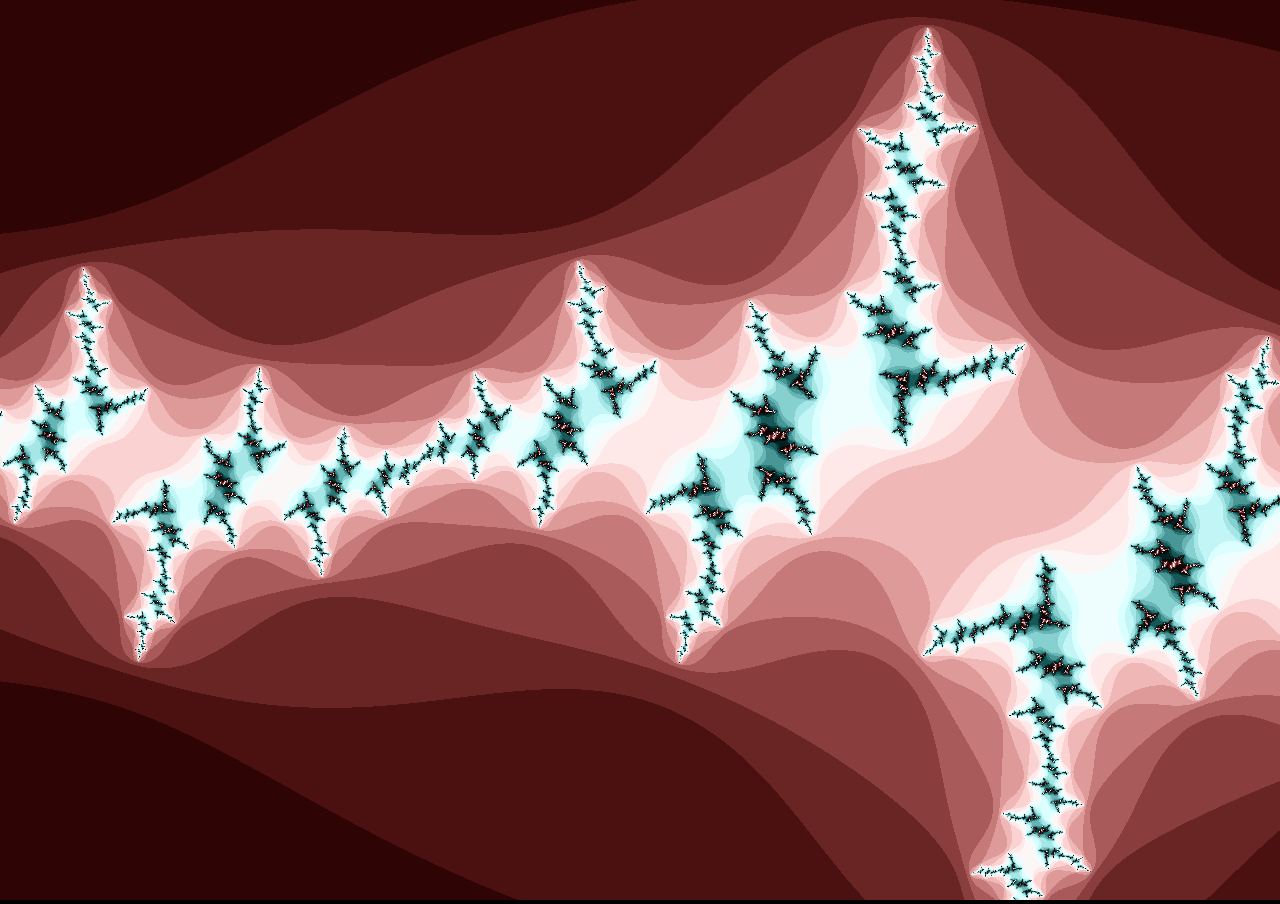
<file: Julia_Set/Shader_Library/index.html>
<!DOCTYPE HTML>
<html>
<head profile='http://dublincore.org/documents/dcq-html/'>
  <link rel='icon' href='img/icons/favicon.ico' type='image/x-icon' />
  <link rel='schema.DC' href='http://purl.org/dc/elements/1.1/' />
  <link rel='schema.DCTERMS' href='http://purl.org/dc/terms/' />
  <meta http-equiv='Content-Type' content='text/html; charset=utf-8' />
  <meta charset='UTF-8' />
  <meta name='AUTHOR' content='Oliver Merkel' />
  <meta name='COPYRIGHT' content='Oliver Merkel' />
  <meta name='DC.creator' content='Oliver Merkel' />
  <meta name='DC.contributor' content='Oliver Merkel' />
  <meta name='DC.rights' content="
See file named LICENSE being part of the repository.

Copyright (c) 2019
@author Oliver Merkel, Merkel(dot)Oliver(at)web(dot)de.
All rights reserved.

Logos, brands, and trademarks belong to their respective owners.

All source code also including code parts written in HMTL, Javascript, CSS is under MIT License.

The MIT License (MIT)

Copyright (c) 2019 Oliver Merkel, Merkel(dot)Oliver(at)web(dot)de

Permission is hereby granted, free of charge, to any person obtaining a copy of
this software and associated documentation files (the &quot;Software&quot;), to deal in
the Software without restriction, including without limitation the rights to
use, copy, modify, merge, publish, distribute, sublicense, and/or sell copies of
the Software, and to permit persons to whom the Software is furnished to do so,
subject to the following conditions:

The above copyright notice and this permission notice shall be included in all
copies or substantial portions of the Software.

THE SOFTWARE IS PROVIDED &quot;AS IS&quot;, WITHOUT WARRANTY OF ANY KIND, EXPRESS OR
IMPLIED, INCLUDING BUT NOT LIMITED TO THE WARRANTIES OF MERCHANTABILITY, FITNESS
FOR A PARTICULAR PURPOSE AND NONINFRINGEMENT. IN NO EVENT SHALL THE AUTHORS OR
COPYRIGHT HOLDERS BE LIABLE FOR ANY CLAIM, DAMAGES OR OTHER LIABILITY, WHETHER
IN AN ACTION OF CONTRACT, TORT OR OTHERWISE, ARISING FROM, OUT OF OR IN
CONNECTION WITH THE SOFTWARE OR THE USE OR OTHER DEALINGS IN THE SOFTWARE.

If not otherwise stated all graphics (independent of its format) are licensed under
    http://creativecommons.org/licenses/by-nc-sa/4.0
    Creative Commons Attribution-NonCommercial-ShareAlike 4.0 International License.
" />
  <meta http-equiv="X-UA-Compatible" content="IE=edge,chrome=1">
  <title>WebGL SL Julia Set</title>
  <link rel='stylesheet' type='text/css' href='index.css' />
  <script src='webglsl.js' type='text/javascript' defer></script>
</head>
<body>
  <canvas></canvas>
</body>
</html>
</file>
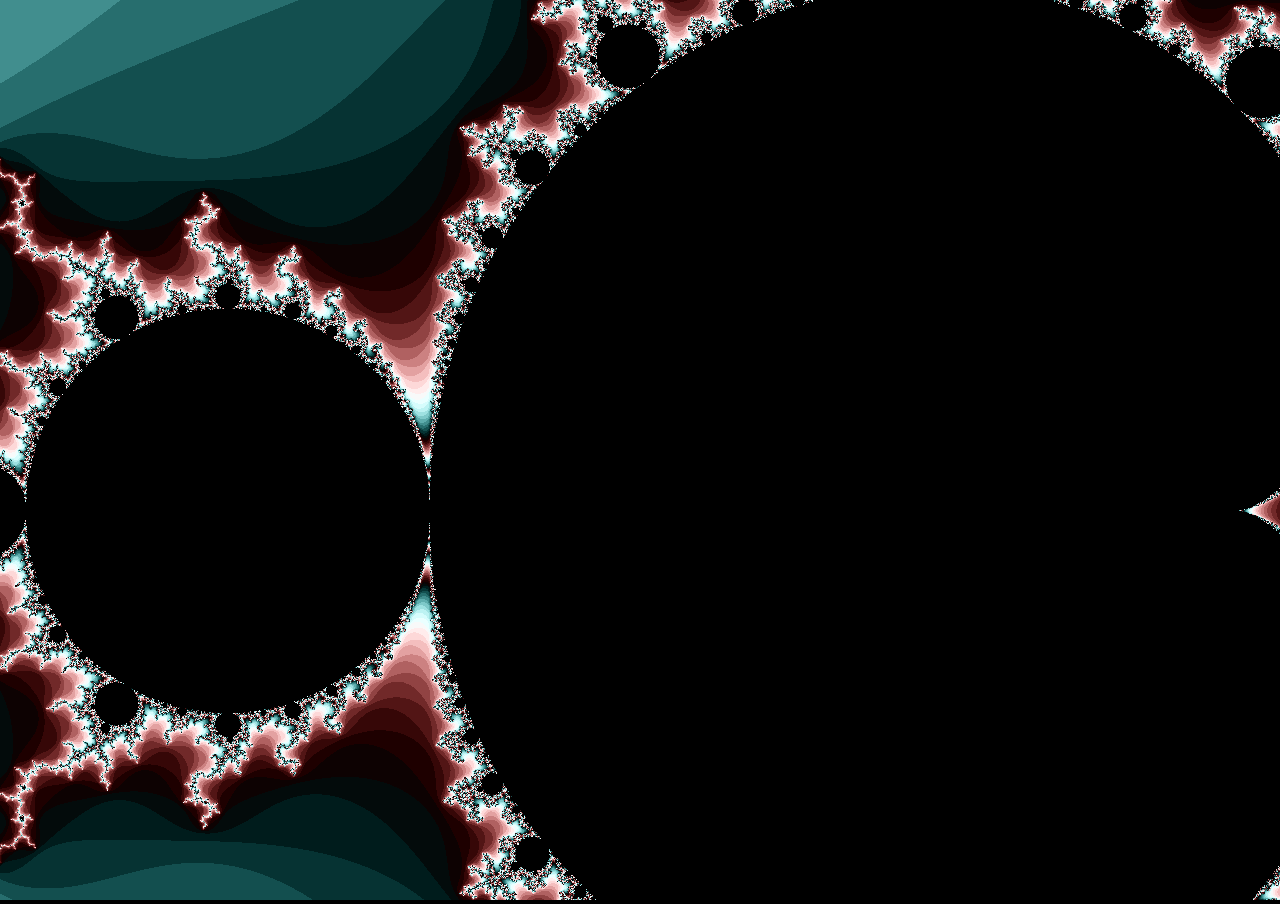
<file: Mandelbrot/Shader_Library/index.html>
<!DOCTYPE HTML>
<html>
<head profile='http://dublincore.org/documents/dcq-html/'>
  <link rel='icon' href='img/icons/favicon.ico' type='image/x-icon' />
  <link rel='schema.DC' href='http://purl.org/dc/elements/1.1/' />
  <link rel='schema.DCTERMS' href='http://purl.org/dc/terms/' />
  <meta http-equiv='Content-Type' content='text/html; charset=utf-8' />
  <meta charset='UTF-8' />
  <meta name='AUTHOR' content='Oliver Merkel' />
  <meta name='COPYRIGHT' content='Oliver Merkel' />
  <meta name='DC.creator' content='Oliver Merkel' />
  <meta name='DC.contributor' content='Oliver Merkel' />
  <meta name='DC.rights' content="
See file named LICENSE being part of the repository.

Copyright (c) 2019
@author Oliver Merkel, Merkel(dot)Oliver(at)web(dot)de.
All rights reserved.

Logos, brands, and trademarks belong to their respective owners.

All source code also including code parts written in HMTL, Javascript, CSS is under MIT License.

The MIT License (MIT)

Copyright (c) 2019 Oliver Merkel, Merkel(dot)Oliver(at)web(dot)de

Permission is hereby granted, free of charge, to any person obtaining a copy of
this software and associated documentation files (the &quot;Software&quot;), to deal in
the Software without restriction, including without limitation the rights to
use, copy, modify, merge, publish, distribute, sublicense, and/or sell copies of
the Software, and to permit persons to whom the Software is furnished to do so,
subject to the following conditions:

The above copyright notice and this permission notice shall be included in all
copies or substantial portions of the Software.

THE SOFTWARE IS PROVIDED &quot;AS IS&quot;, WITHOUT WARRANTY OF ANY KIND, EXPRESS OR
IMPLIED, INCLUDING BUT NOT LIMITED TO THE WARRANTIES OF MERCHANTABILITY, FITNESS
FOR A PARTICULAR PURPOSE AND NONINFRINGEMENT. IN NO EVENT SHALL THE AUTHORS OR
COPYRIGHT HOLDERS BE LIABLE FOR ANY CLAIM, DAMAGES OR OTHER LIABILITY, WHETHER
IN AN ACTION OF CONTRACT, TORT OR OTHERWISE, ARISING FROM, OUT OF OR IN
CONNECTION WITH THE SOFTWARE OR THE USE OR OTHER DEALINGS IN THE SOFTWARE.

If not otherwise stated all graphics (independent of its format) are licensed under
    http://creativecommons.org/licenses/by-nc-sa/4.0
    Creative Commons Attribution-NonCommercial-ShareAlike 4.0 International License.
" />
  <meta http-equiv="X-UA-Compatible" content="IE=edge,chrome=1">
  <title>WebGL SL Mandelbrot</title>
  <link rel='stylesheet' type='text/css' href='index.css' />
  <script src='webglsl.js' type='text/javascript' defer></script>
</head>
<body>
  <canvas></canvas>
</body>
</html>
</file>
<file: Julia_Set/Shader_Library/index.css>
html, body {
  background-color: #000000;
  margin: 0px;
  overflow: hidden;
  width: 100%;
  height: 100%;
}
canvas {
  width: 100%;
  height: 100%;
}
</file>
<file: Mandelbrot/Shader_Library/index.css>
html, body {
  background-color: #000000;
  margin: 0px;
  overflow: hidden;
  width: 100%;
  height: 100%;
}
canvas {
  width: 100%;
  height: 100%;
}
</file>
